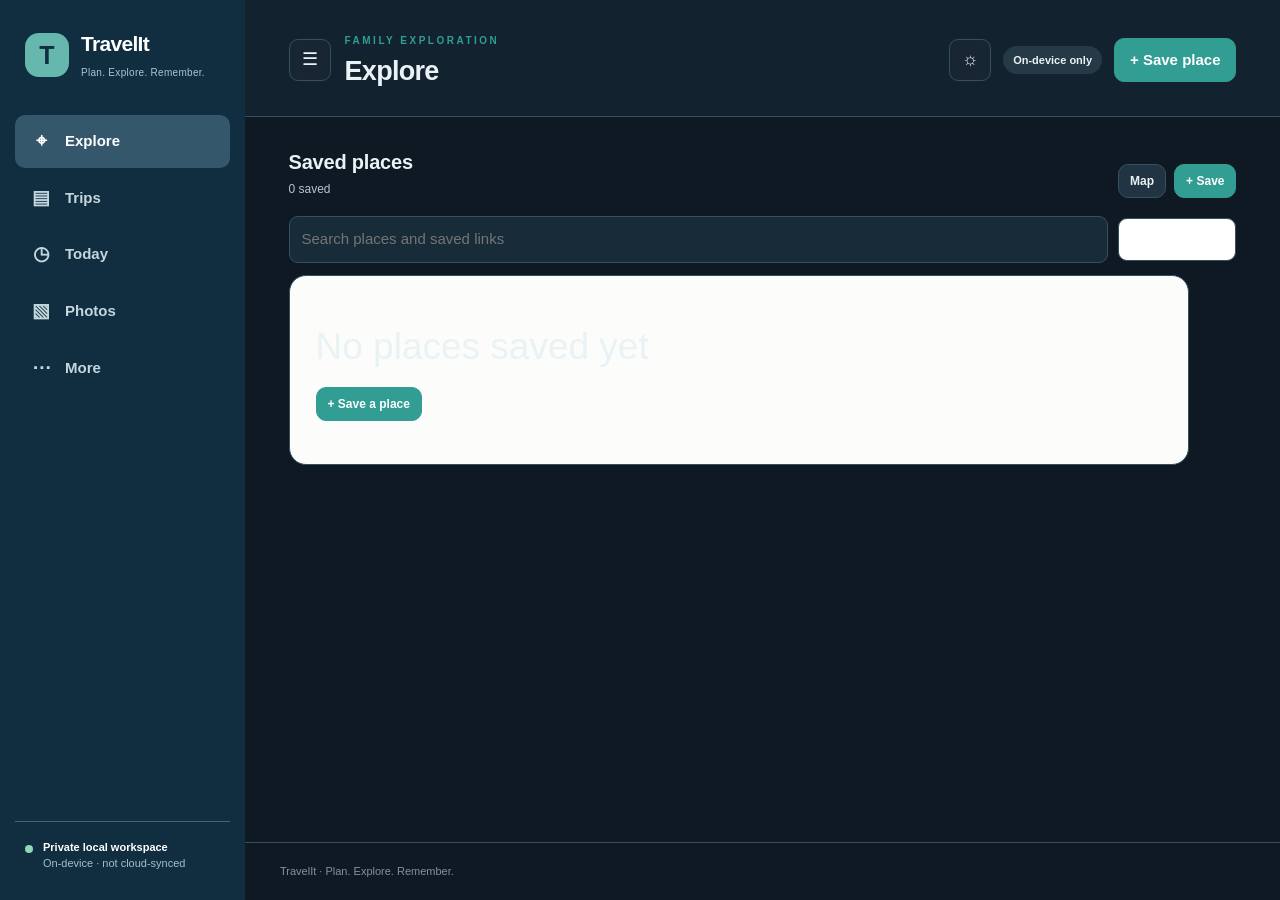
<file: index.html>
<!doctype html><html lang="en"><head><meta charset="utf-8"><meta name="viewport" content="width=device-width, initial-scale=1,viewport-fit=cover"><meta name="theme-color" content="#133148"><meta name="description" content="TravelIt — local-first family travel planning foundation"><link rel="manifest" href="manifest.webmanifest"><link rel="icon" href="icons/icon.svg" type="image/svg+xml"><script>(function(){var t='dark';try{var p=JSON.parse(localStorage.getItem('travelit_ui_preferences_v1')||'null');if(p&&(p.theme==='dark'||p.theme==='light'))t=p.theme;}catch(e){}document.documentElement.dataset.theme=t;document.documentElement.style.colorScheme=t;})();</script><link rel="stylesheet" href="css/style.css?v=rc2-dark-workspace"><title>TravelIt — Your journeys</title></head>
<body><div id="app" class="app-shell"><aside class="sidebar" id="travel-sidebar"><div class="brand"><div class="brand-symbol">T</div><div><strong>TravelIt</strong><span>Plan. Explore. Remember.</span></div></div><nav id="side-nav" aria-label="Main navigation"></nav><div class="side-foot"><span class="status-led"></span><div><strong>Private local workspace</strong><small>On-device · not cloud-synced</small></div></div></aside><button type="button" id="sidebar-scrim" class="sidebar-scrim" aria-label="Close navigation"></button><div class="app-main"><header class="topbar"><div class="topbar-title"><button id="sidebar-toggle" class="icon-button" type="button" aria-controls="travel-sidebar" aria-label="Toggle navigation" title="Toggle navigation">☰</button><div><span class="eyebrow">FAMILY EXPLORATION</span><h1 id="page-heading">Explore</h1></div></div><div class="top-actions"><button id="theme-toggle" class="icon-button" type="button" aria-label="Switch appearance" title="Switch appearance">☼</button><button class="button button-today" id="today-shortcut" type="button" aria-label="Open today’s travel schedule">◷ Today</button><span id="connection-pill" class="conn-pill" role="status">Checking…</span><button class="button button-primary" id="quick-save">+ Save place</button></div></header><main id="main" tabindex="-1"></main><footer class="app-footer">TravelIt · Plan. Explore. Remember.</footer></div><nav class="mobile-nav" id="mobile-nav" aria-label="Mobile navigation"></nav></div><div id="modal-backdrop" class="modal-backdrop hidden" role="presentation"><section class="modal" role="dialog" aria-modal="true" aria-labelledby="modal-title"><div class="modal-head"><h2 id="modal-title"></h2><button id="modal-close" class="icon-button" aria-label="Close dialog">✕</button></div><div id="modal-body"></div></section></div><div id="toast" class="toast hidden" role="status" aria-live="polite"></div><script type="module" src="js/app.js?v=rc2-dark-workspace"></script></body></html>
</file>
<file: css/style.css>
:root{--navy:#133148;--navy-2:#1e4258;--teal:#267e78;--mint:#def4ee;--gold:#b17a38;--paper:#f4f7f8;--card:#fff;--line:#dce4e7;--text:#183144;--muted:#667b88;--red:#a33432;--shadow:0 8px 25px rgba(18,45,61,.05);font:15px/1.52 -apple-system,BlinkMacSystemFont,"Segoe UI",Arial,sans-serif;color:var(--text)}*{box-sizing:border-box}body{margin:0;background:var(--paper)}button,input,textarea,select{font:inherit}button{cursor:pointer}button:focus-visible,input:focus-visible,select:focus-visible,textarea:focus-visible,a:focus-visible{outline:3px solid #6bb6aa;outline-offset:2px}a{color:#166e76;text-decoration:none}a:hover{text-decoration:underline}h1,h2,h3,p{margin:0}h1{font-size:27px;letter-spacing:-.7px}h2{font-size:21px;letter-spacing:-.4px}h3{font-size:16px}small{color:var(--muted)}.app-shell{display:flex;min-height:100vh}.sidebar{width:245px;position:fixed;inset:0 auto 0 0;background:var(--navy);color:#fff;display:flex;flex-direction:column;padding:28px 15px;z-index:3}.brand{display:flex;align-items:center;gap:12px;padding:0 10px 32px}.brand-symbol{background:#66b8ae;color:var(--navy);font-weight:900;font-size:25px;width:44px;height:44px;border-radius:14px;display:grid;place-items:center}.brand strong{font-size:21px;letter-spacing:-.7px;display:block}.brand span{color:#a7c7d0;font-size:10px;letter-spacing:.3px}.sidebar nav{display:grid;gap:4px}.navitem{display:flex;align-items:center;gap:13px;width:100%;padding:12px 15px;border:0;border-radius:10px;background:none;color:#c5d7de;text-align:left;font-weight:600}.navitem.active{background:#34576b;color:#fff}.navitem:hover{background:#2b4a5d;color:#fff}.navicon{display:inline-grid;place-items:center;font-size:19px;width:22px}.side-foot{margin-top:auto;display:flex;gap:10px;padding:17px 10px 0;border-top:1px solid #476476;align-items:flex-start}.side-foot strong,.side-foot small{display:block;font-size:11px}.side-foot small{color:#a4bfc9}.status-led{width:8px;height:8px;background:#92d6b3;border-radius:50%;margin-top:6px;flex-shrink:0}.app-main{margin-left:245px;min-width:0;width:calc(100% - 245px);display:flex;flex-direction:column}.topbar{padding:28px clamp(16px,3.4vw,48px) 24px;display:flex;align-items:center;justify-content:space-between;gap:18px;background:rgba(255,255,255,.72);border-bottom:1px solid var(--line)}.eyebrow{font-size:10px;letter-spacing:2.5px;color:var(--teal);font-weight:800}.top-actions{display:flex;gap:12px;align-items:center}.conn-pill,.pill{border-radius:22px;background:#e7edee;padding:6px 10px;color:#54717b;font-size:11px;font-weight:700;white-space:nowrap}.conn-pill.offline{background:#fbead7;color:#915c1e}.button{border:1px solid var(--line);background:#fff;color:var(--text);border-radius:10px;padding:10px 15px;font-weight:650;min-height:42px}.button:hover{background:#f2f6f6}.button-primary{color:#fff;background:var(--teal);border-color:var(--teal)}.button-primary:hover{background:#1e6864}.button-danger{color:var(--red);border-color:#f0d1d0}.button-small{padding:6px 11px;min-height:34px;font-size:12px}.button-ghost{background:transparent;border-color:transparent}.icon-button{background:none;border:none;font-size:18px;border-radius:8px;width:38px;height:38px}.app-footer{padding:20px 35px;color:#82939d;font-size:11px;border-top:1px solid var(--line)}main{padding:30px clamp(16px,3.4vw,48px) 56px;flex:1;max-width:1500px;width:100%;margin:auto}.section-head{display:flex;align-items:flex-end;justify-content:space-between;gap:15px;margin-bottom:20px}.section-head p,.subtext{color:var(--muted);font-size:13px;margin-top:4px}.cards{display:grid;grid-template-columns:repeat(auto-fill,minmax(250px,1fr));gap:16px}.card{border:1px solid var(--line);border-radius:16px;background:var(--card);box-shadow:var(--shadow);padding:20px;min-width:0}.card.interactive{cursor:pointer}.card.interactive:hover{border-color:#8cc4bd}.card-heading{font-weight:800;font-size:17px;margin-bottom:7px;line-height:1.3}.card-meta{color:var(--muted);font-size:12px}.stack{display:grid;gap:16px}.row{display:flex;align-items:center;gap:10px}.row-between{display:flex;align-items:center;justify-content:space-between;gap:12px}.wrap{flex-wrap:wrap}.grid2{display:grid;grid-template-columns:minmax(0,1fr) minmax(0,1fr);gap:18px}.grid3{display:grid;grid-template-columns:repeat(3,minmax(0,1fr));gap:16px}.hero{background:linear-gradient(115deg,#19394e,#225f63);color:#fff;border-radius:18px;padding:28px;margin-bottom:26px;display:flex;align-items:center;justify-content:space-between;gap:24px;overflow:hidden}.hero h2{font-size:27px;max-width:600px;letter-spacing:-.8px;margin-bottom:8px}.hero p{color:#c8e4e6;max-width:580px}.hero .button{background:#e9f9f6;border-color:#e9f9f6;color:#164c51}.hero-icon{font-size:85px;opacity:.24}.muted{color:var(--muted)}.tiny{font-size:11px}.placeholder{border:1px dashed #b8c8cd;border-radius:14px;min-height:180px;padding:32px;display:flex;flex-direction:column;align-items:center;justify-content:center;text-align:center;gap:10px;background:#fbfcfc}.placeholder b{font-size:17px}.placeholder span{font-size:13px;color:var(--muted);max-width:450px}.field{display:grid;gap:5px;margin-bottom:14px}.field label{font-size:12px;font-weight:750}.field input,.field textarea,.field select,.search-input{border:1px solid #cddade;border-radius:9px;padding:11px 12px;background:#fff;width:100%;color:var(--text);min-height:43px}.field textarea{min-height:85px;resize:vertical}.form-grid{display:grid;grid-template-columns:1fr 1fr;gap:0 16px}.field-help{color:var(--muted);font-size:11px}.field.full{grid-column:1/-1}.modal-backdrop{position:fixed;inset:0;background:#0d2739af;z-index:30;display:flex;align-items:center;justify-content:center;padding:18px}.modal{background:#fff;border-radius:17px;max-width:625px;width:100%;max-height:min(92vh,850px);overflow:auto;padding:22px;box-shadow:0 22px 70px #001b304f}.modal-head{display:flex;justify-content:space-between;align-items:center;margin-bottom:19px}.modal-actions{display:flex;justify-content:flex-end;gap:8px;border-top:1px solid var(--line);padding-top:16px;margin-top:6px}.hidden{display:none!important}.toast{position:fixed;right:25px;bottom:24px;z-index:50;background:#123c49;color:#fff;border-radius:11px;padding:12px 20px;box-shadow:var(--shadow);max-width:380px}.toast.error{background:#8e3030}.tag{display:inline-block;background:#e8f4f2;border-radius:100px;color:#276e6b;padding:5px 9px;font-size:11px;font-weight:700}.tag.yellow{background:#fff2dc;color:#8d651d}.tag.red{background:#fdeceb;color:#9b3232}.action-line{display:flex;gap:8px;flex-wrap:wrap;margin-top:15px}.divider{height:1px;background:var(--line);margin:16px 0}.place-card{position:relative}.place-card .category{display:inline-block;color:var(--teal);font-size:11px;font-weight:800;margin-bottom:8px;text-transform:uppercase;letter-spacing:1px}.place-card p{font-size:13px;color:var(--muted);margin-top:6px;overflow-wrap:anywhere}.place-card .card-actions{margin-top:16px;display:flex;flex-wrap:wrap;gap:7px}.search-row{display:flex;align-items:center;gap:10px;margin-bottom:18px}.search-row select{width:auto;border:1px solid var(--line);border-radius:9px;padding:10px;min-height:43px;background:#fff}.trip-card .dates{font-size:13px;color:var(--teal);font-weight:750}.trip-workspace{margin-top:22px}.view-tabs{display:flex;flex-wrap:wrap;gap:5px;border-bottom:1px solid var(--line);padding-bottom:10px;margin-bottom:20px}.view-tabs button{border:0;background:transparent;color:var(--muted);padding:8px 13px;border-radius:8px;font-weight:750}.view-tabs button.active{background:#e0f0ef;color:#1c7771}.day-group{margin:12px 0 23px}.day-title{font-size:14px;font-weight:800;margin-bottom:11px}.schedule-item{display:flex;gap:14px;padding:13px 0;border-top:1px solid var(--line);align-items:flex-start}.schedule-time{width:64px;flex-shrink:0;color:var(--teal);font-weight:800;font-size:13px;font-variant-numeric:tabular-nums}.schedule-title{font-weight:750}.schedule-desc{font-size:12px;color:var(--muted);margin-top:3px}.schedule-main{flex:1;min-width:0}.check-row{display:flex;gap:12px;align-items:center;padding:12px 0;border-bottom:1px solid var(--line)}.check-row input{width:19px;height:19px;accent-color:var(--teal)}.check-row label{flex:1}.check-row label.done{text-decoration:line-through;color:var(--muted)}.progress{height:9px;background:#e1e9eb;border-radius:99px;overflow:hidden;margin:10px 0}.progress>div{height:100%;background:var(--teal);border-radius:99px}.map-panel{position:relative;border-radius:16px;background:repeating-linear-gradient(0deg,transparent,transparent 43px,#dbe8e9 44px),repeating-linear-gradient(90deg,#eaf2f3,#eaf2f3 43px,#dbe8e9 44px);border:1px solid #d3e3e4;min-height:330px;overflow:hidden}.map-panel svg{display:block;width:100%;height:330px}.map-notice{position:absolute;top:12px;left:12px;right:12px;background:#ffffffee;border:1px solid #cce0e1;border-radius:9px;padding:8px 12px;font-size:11px;color:#5b7480;z-index:1}.map-caption{font-size:12px;color:var(--muted);margin-top:9px}.metric{font-size:26px;line-height:1.2;font-weight:800;color:#174651}.alert{background:#fff5e3;border:1px solid #ebd7aa;border-radius:12px;padding:13px 15px;color:#6e5422;font-size:13px}.alert.red{background:#fff0ef;border-color:#ecc5c5;color:#842f2b}.alert.blue{background:#eaf4f8;border-color:#d4e5ec;color:#315d73}.status-line{display:flex;align-items:center;gap:8px;font-size:12px;color:var(--muted)}.photo-placeholder{min-height:150px;display:grid;place-items:center;font-size:36px;background:linear-gradient(145deg,#c7dfe1,#f4eee2);border-radius:12px}.mobile-nav{display:none}.file-input{width:100%}.errorbox{background:#ffefed;color:#9c3030;border-radius:8px;padding:10px;font-size:12px;margin-top:10px}.chip{padding:6px 10px;border-radius:30px;background:#eaf0f1;color:#46636e;font-size:11px}.url-short{overflow:hidden;white-space:nowrap;text-overflow:ellipsis;max-width:100%;display:block}.nowrap{white-space:nowrap}
@media(max-width:980px){.sidebar{width:200px}.app-main{margin-left:200px;width:calc(100% - 200px)}.grid2{grid-template-columns:1fr}.hero-icon{font-size:55px}}
@media(max-width:720px){.sidebar{display:none}.app-main{margin-left:0;width:100%}.topbar{padding:20px 17px 17px}.topbar h1{font-size:22px}.conn-pill{display:none}main{padding:20px 14px 70px}.app-footer{padding:14px 18px 90px}.mobile-nav{display:flex;position:fixed;bottom:0;left:0;right:0;padding:5px 8px calc(5px + env(safe-area-inset-bottom));background:#fff;border-top:1px solid var(--line);z-index:10;justify-content:space-between}.mobile-nav .navitem{display:grid;gap:2px;justify-items:center;padding:6px 0;border-radius:8px;min-width:18%;font-size:10px;color:#607785;text-align:center}.mobile-nav .navitem.active{background:#e0f1ed;color:#126e6b}.navicon{font-size:20px}.hero{padding:22px;align-items:flex-start}.hero h2{font-size:22px}.hero-icon{display:none}.grid3{grid-template-columns:1fr 1fr}.form-grid{grid-template-columns:1fr}.field.full{grid-column:auto}.search-row{flex-wrap:wrap}.search-row .search-input{flex-basis:100%}.top-actions .button{font-size:12px;padding:8px 10px;min-height:38px}.section-head{align-items:flex-start;flex-wrap:wrap}.modal{padding:18px}.modal-backdrop{padding:9px}.cards{grid-template-columns:1fr}.alert{font-size:12px}}
@media(prefers-reduced-motion:no-preference){.card,.button{transition:border-color .16s,background-color .16s}.toast{animation:slidein .2s ease-out}@keyframes slidein{from{opacity:0;transform:translateY(8px)}to{opacity:1;transform:translateY(0)}}}

/* Batch 06: map annotation and offline-readiness */
.map-toolbar{display:flex;gap:9px;flex-wrap:wrap;margin-bottom:12px}.map-toolbar .button{min-width:116px}
.map-editing{background:#ecf5ff;border:1px solid #afcce6;color:#225172;border-radius:12px;padding:13px 16px;margin-bottom:12px;font-size:13px}
.map-panel #geo-canvas{cursor:crosshair;touch-action:manipulation}.map-panel #geo-canvas .map-place,.map-panel #geo-canvas .map-annotation{cursor:pointer}
.map-panel #geo-canvas .map-label{fill:#183b49;font-size:11px;font-weight:750;paint-order:stroke;stroke:#f7fbfb;stroke-width:3px;stroke-linejoin:round}
.map-panel #geo-canvas .map-annotation-label{fill:#874e23;font-size:11px;font-weight:750;paint-order:stroke;stroke:#f7fbfb;stroke-width:3px;stroke-linejoin:round}
.map-panel #geo-canvas .map-axis{fill:#567e83;font-size:10px}.annotation-list{margin-top:10px}.annotation-row{padding:10px 0;border-top:1px solid var(--line);gap:10px;font-size:13px}
.offline-warnings{font-size:13px;color:var(--muted);padding-left:21px}.offline-warnings li{margin:5px 0}
@media(max-width:720px){.map-panel svg{height:auto;min-height:220px}.map-toolbar .button{flex:1;min-width:43%}.map-notice{font-size:10px}.annotation-row{align-items:flex-start}}

/* Batch 07: template preview and safer recovery status */
.template-preview{background:#f4f8f8;border:1px solid #dde9eb;border-radius:12px;padding:14px 16px;font-size:13px;max-height:290px;overflow:auto}.template-preview ul{margin:10px 0 0;padding-left:22px}.template-preview li{margin:5px 0}.template-preview strong{color:#1b5a55}

/* Batch 08 — imported, explicitly attributed local GeoJSON reference layers. */
.map-pack-meta{background:#f1f7f6;border:1px solid #d7e6e5;padding:11px 13px;border-radius:10px;font-size:12px;margin:6px 0 10px;color:#385d64;line-height:1.5}.map-pack-list{display:flex;flex-wrap:wrap;gap:6px;margin-bottom:10px}.map-pack-list button[aria-pressed="true"]{background:#1e6c6b;color:#fff}.offline-map-data .offline-road{fill:none;stroke:#6e8a90;stroke-width:1.45;stroke-linecap:round;stroke-linejoin:round;vector-effect:non-scaling-stroke}.offline-map-data .offline-water{fill:#a9dce8;stroke:#5aafbf;stroke-width:1.2;fill-opacity:.55}.offline-map-data .offline-park{fill:#d2ebd6;stroke:#95c4a6;stroke-width:1;fill-opacity:.55}.offline-map-data .offline-feature{fill:#e6eeec;stroke:#c4d2d0;stroke-width:1;fill-opacity:.45}.offline-map-data .offline-point{fill:#647e8c;stroke:white;stroke-width:.7}.offline-map-data path{pointer-events:none}.map-toolbar .button{min-width:120px}
/* Batch 10 — travel ideas inbox and connected day/calendar views */
.inbox-stages{display:flex;gap:7px;flex-wrap:wrap;margin:4px 0 16px}
.stage-chip{border:1px solid #ccdedf;border-radius:999px;padding:9px 12px;font-weight:700;background:#fff;color:#476875;cursor:pointer;font-size:12px}
.stage-chip span{display:inline-block;background:#e7eeef;border-radius:99px;padding:2px 6px;margin-left:4px;font-variant-numeric:tabular-nums}
.stage-chip.active{background:#1c7771;border-color:#1c7771;color:#fff}
.stage-chip.active span{background:#d1ebe4;color:#18544f}
.stage-chip:focus-visible,.day-tile:focus-visible,.calendar-day:focus-visible{outline:3px solid #e2ad47;outline-offset:2px}
.day-tools{display:flex;align-items:center;gap:10px;flex-wrap:wrap;margin-bottom:12px}
.day-tools input[type=date]{max-width:170px}
.day-strip{display:flex;overflow-x:auto;gap:7px;padding:2px 2px 12px;scrollbar-width:thin;scroll-snap-type:x mandatory}
.day-tile{min-width:83px;border:1px solid #d7e5e4;background:#f9fdfc;border-radius:12px;padding:8px 7px;display:flex;flex-direction:column;gap:3px;text-align:center;color:#39616a;cursor:pointer;scroll-snap-align:start}
.day-tile strong{font-size:19px;color:#173f49}.day-tile span{font-size:11px}.day-tile small{font-size:10px}
.day-tile.active{background:#d8eeea;border:2px solid #16817c;padding:7px 6px}
.calendar-grid{margin-top:15px;display:grid;grid-template-columns:repeat(7,minmax(0,1fr));gap:5px}
.calendar-weekday{text-align:center;font-size:11px;color:#667a86;font-weight:800;padding:9px 0}
.calendar-day{display:flex;flex-direction:column;gap:5px;align-items:flex-start;justify-content:flex-start;padding:10px;min-height:70px;border:1px solid #d9e5e5;border-radius:10px;background:#f9fcfc;text-align:left;cursor:pointer;color:#294e58}
.calendar-day strong{font-size:15px}.calendar-day span{font-size:10px;color:#527481}
.calendar-day.active{background:#dcf0eb;border:2px solid #188078;padding:9px}
.calendar-day.other-month{cursor:default;color:#b4c1c6;background:#f5f7f7;border-style:dashed}
@media(max-width:720px){.day-tools{gap:6px}.day-tools .button{font-size:11px}.day-tile{min-width:72px}.calendar-grid{gap:3px}.calendar-day{padding:5px;min-height:56px;border-radius:6px}.calendar-day strong{font-size:12px}.calendar-day span{font-size:9px}.calendar-day.active{padding:4px}}

/* Batch 11: accessible touch-sized offline map viewport controls. */
.map-viewport-controls{display:flex;gap:7px;flex-wrap:wrap;margin:6px 0 12px}.map-viewport-controls .button{min-height:42px;min-width:44px;font-weight:750}.map-viewport-controls .button:nth-child(3){min-width:84px}.map-pack-meta{line-height:1.55}.map-viewport-controls :focus-visible{outline:3px solid #238fbd;outline-offset:2px}
@media(max-width:720px){.map-viewport-controls{display:grid;grid-template-columns:repeat(4,minmax(0,1fr))}.map-viewport-controls .button{min-width:0;padding:8px 5px}.map-viewport-controls .button:nth-child(3){min-width:0}}

/* Batch 12 — street hierarchy for small, locally imported OSM XML map references. */
.offline-map-data .offline-road-major{fill:none;stroke:#bc936d;stroke-width:3;stroke-linejoin:round;stroke-linecap:round;vector-effect:non-scaling-stroke}
.offline-map-data .offline-road-secondary{fill:none;stroke:#c7a783;stroke-width:2.35;stroke-linejoin:round;stroke-linecap:round;vector-effect:non-scaling-stroke}
.offline-map-data .offline-road-path{fill:none;stroke:#749d82;stroke-width:1.1;stroke-dasharray:3 3;stroke-linecap:round;vector-effect:non-scaling-stroke}
.offline-map-data .offline-building{fill:#e4e7e4;stroke:#c5d0cf;stroke-width:.6;fill-opacity:.6;vector-effect:non-scaling-stroke}
.offline-street-labels .offline-street-name{fill:#3c555c;font-size:9.5px;font-weight:650;paint-order:stroke;stroke:#fbfdfc;stroke-width:2.5px;stroke-linejoin:round;pointer-events:none}

/* Batch 18: self-service atlas controls and audited export. */
.map-toolbar [data-action="create-region-atlas"]{background:#e3f3ef;border-color:#a9cec4;color:#174f47}
.map-toolbar [data-action="create-region-atlas"]:focus-visible{outline:3px solid #238fbd;outline-offset:2px}
@media(max-width:720px){.map-toolbar [data-action="create-region-atlas"]{min-width:100%}}

/* Batch 27 — compact mobile Today access and explicit pre-departure review. */
.button-today{border:1px solid #9ed4c8;background:#e5f4f0;color:#155b56;font-weight:750;white-space:nowrap}
.preparation{border:1px solid #d8e5e5;background:#fff;border-radius:15px;margin-top:16px;padding:18px}
.preparation h3{margin:0 0 5px;color:#173f49}.preparation-items{margin-top:12px}
.readiness-counts{display:flex;gap:8px;flex-wrap:wrap;margin-top:14px}.readiness-counts span{border:1px solid #dce6e7;border-radius:9px;padding:8px 11px;font-size:12px;background:#f7fafa}.readiness-counts strong{font-size:16px;margin-right:3px}
.preparation-item{display:flex;gap:10px;align-items:flex-start;border-top:1px solid #e8eeee;padding:12px 0}.prep-indicator{border:1px solid #cbdadd;border-radius:50%;width:25px;height:25px;flex:none;display:grid;place-items:center;font-size:14px;font-weight:800;color:#55717d}.prep-ok{background:#e5f4ec;color:#186c4d}.prep-attention{background:#fff1dd;color:#785517}.prep-unverified{background:#f0f3f6;color:#526574}.prep-body{flex:1;min-width:0}.prep-body strong{color:#193c49;font-size:14px}.prep-body .subtext{margin-top:4px}
.preparation .button{white-space:nowrap}
@media(max-width:720px){.button-today{min-height:44px;padding:9px 11px;font-size:13px}.top-actions{gap:6px}.top-actions #quick-save{padding:9px 8px}.preparation{padding:13px}.preparation-item{gap:8px}.preparation .button-small{min-height:40px}}

/* Batch 28 — one-tap next stops, read-only route actions; no arrival/GPS inference. */
.road-quick{padding:18px}.road-quick h3{margin:0}.road-stop{display:flex;gap:12px;padding:13px 0;border-top:1px solid var(--line)}
.road-stop:first-of-type{margin-top:12px}.road-stop-number{display:grid;place-items:center;width:30px;height:30px;flex:none;border-radius:50%;background:#deeeeb;color:#1b6864;font-weight:800}
.road-stop-content{flex:1;min-width:0}.road-stop-title{font-size:15px;font-weight:800;overflow-wrap:anywhere}.road-stop-actions{display:flex;gap:8px;flex-wrap:wrap;margin:9px 0}
.road-stop-actions .button{min-height:44px;display:inline-flex;align-items:center}
@media(max-width:720px){.road-quick{padding:13px}.road-stop-actions .button{flex:1;justify-content:center}.road-stop-content .subtext{overflow-wrap:anywhere}}

/* Consumer UX B1 – simpler navigation, tabular packing and quiet advanced settings */
.packing-sheet h3{margin:0 0 6px}.packing-add-title{margin:22px 0 11px!important}
.sheet-scroll{max-width:100%;overflow-x:auto;-webkit-overflow-scrolling:touch}
.packing-table{border-collapse:collapse;width:100%;min-width:530px;font-size:13px;margin-top:8px}
.packing-table th{text-align:left;font-size:11px;letter-spacing:.025em;color:var(--muted);border-bottom:1px solid var(--line);padding:10px 8px}
.packing-table td{border-bottom:1px solid var(--line);padding:9px 8px;vertical-align:middle}
.packing-table td:first-child,.packing-table th:first-child{padding-left:0}
.packing-table td input[type=checkbox]{width:23px;height:23px;accent-color:#1c7771}
.packing-table input:not([type=checkbox]),.packing-table select{max-width:100%;min-width:65px;width:100%;padding:9px 7px;min-height:40px;border:1px solid #c6d9db;border-radius:9px;background:white;font:inherit}
.packing-entry td:first-child{min-width:165px}.packing-entry td:nth-child(2){width:65px}.packing-entry td:nth-child(3){min-width:125px}.packing-entry td:nth-child(4){min-width:115px}
.table-actions{white-space:nowrap}.table-actions .button{padding:7px;min-width:34px}
.advanced-diagnostics{margin:18px 0;border:1px solid var(--line);border-radius:13px;padding:13px 17px;background:#fff}
.advanced-diagnostics>summary{cursor:pointer;font-size:14px;font-weight:650;color:var(--muted);padding:8px 0}
.advanced-diagnostics>.grid2{margin-top:12px}.quiet-info{margin-top:14px;font-size:12px;color:var(--muted)}.quiet-info summary{cursor:pointer}
.photo-editorial{border-radius:23px;padding:32px 29px;background:linear-gradient(125deg,#193b51,#287c75);color:#fff;margin:10px 0 20px}
.photo-editorial .eyebrow{color:#ade6d8}.photo-editorial h2{font-size:clamp(26px,5vw,38px);margin:14px 0 9px}.photo-editorial p{color:#d2e7e7;max-width:540px}
.photo-empty{margin-bottom:20px}
#today-shortcut[hidden]{display:none!important}
@media(max-width:720px){.packing-sheet{padding:14px}.photo-editorial{padding:25px 21px}.app-footer{display:none}.hero{padding:19px}.hero h2{font-size:23px}}

/* iPhone PWA: top safe-area paint prevents scrolling text under the system clock. */
@media(max-width:720px){body::before{content:"";position:fixed;top:0;left:0;right:0;height:env(safe-area-inset-top,0px);background:var(--paper);pointer-events:none;z-index:20}}

/* B2: editorial travel journal, compact daily scheduling and locally backed-up covers */
.journal-intro{display:flex;align-items:stretch;gap:24px;background:#fdfdfb;border-radius:20px;min-height:205px;padding:29px 32px;margin-bottom:31px;border:1px solid #e8ebeb;overflow:hidden}
.journal-intro>div:first-child{flex:1;display:flex;flex-direction:column;align-items:flex-start;justify-content:center;min-width:0}
.journal-intro h2{font-family:Georgia,"Times New Roman",serif;font-weight:500;font-size:clamp(31px,4.9vw,53px);line-height:1.1;letter-spacing:-1.1px;margin:9px 0 12px}
.journal-intro p{color:#60737b;font-size:15px;max-width:480px;line-height:1.55}
.journal-intro .eyebrow{letter-spacing:2.3px;color:#2e8177}
.journal-intro .editorial-actions{display:flex;gap:9px;margin-top:19px;flex-wrap:wrap}
.journal-intro-cover{flex:0 0 35%;max-width:350px;border-radius:13px;overflow:hidden;background:#d4e6e2;position:relative;min-height:180px}
.journal-intro-cover img{width:100%;height:100%;object-fit:cover;position:absolute;inset:0}
.journal-heading{display:flex;justify-content:space-between;align-items:end;margin:12px 0 15px}
.journal-heading h2{font-family:Georgia,"Times New Roman",serif;font-size:clamp(26px,4vw,35px);font-weight:500;letter-spacing:-.5px;margin:4px 0 3px}
.journal-heading p{font-size:13px;color:var(--muted)}
.story-grid{display:grid;grid-template-columns:repeat(auto-fill,minmax(min(100%,260px),1fr));gap:20px;margin:8px 0 26px}
.story-card{border:1px solid #e5e9e7;background:#fff;border-radius:15px;overflow:hidden;box-shadow:0 5px 19px #16404a0a;min-width:0;padding-bottom:17px}
.story-cover{height:203px;overflow:hidden;position:relative;background:linear-gradient(145deg,#1b5b64 3%,#9abeb3 64%,#f4dabe 110%)}
.story-cover img{width:100%;height:100%;object-fit:cover;display:block}
.cover-category{color:#fff9e5;font-family:Georgia,"Times New Roman",serif;font-size:28px;position:absolute;left:20px;bottom:22px;text-shadow:0 2px 10px #17384170;text-transform:capitalize}
.cover-mark{font-size:38px;opacity:.5;position:absolute;top:17px;right:19px;color:#fff}
.story-meta{display:flex;justify-content:space-between;gap:10px;font-size:10px;letter-spacing:1.2px;text-transform:uppercase;font-weight:800;color:#3d857e;margin:17px 18px 8px}
.story-card h3{font-family:Georgia,"Times New Roman",serif;font-size:24px;font-weight:500;line-height:1.2;margin:0 18px 10px;color:#1b3442}
.story-card p{color:#6b8088;line-height:1.55;font-size:13px;margin:0 18px 13px;max-height:4.6em;overflow:hidden}
.story-actions{display:flex;gap:8px;flex-wrap:wrap;margin:15px 18px 0}
.story-actions .button{min-height:36px;padding:7px 11px;font-size:12px}
.quiet-empty{display:flex;flex-direction:column;align-items:flex-start;gap:8px;border-top:1px solid var(--line);padding:24px 5px 36px;max-width:600px}
.quiet-empty strong{font-family:Georgia,"Times New Roman",serif;font-size:25px;font-weight:500}
.quiet-empty p{font-size:14px;color:var(--muted);margin:0 0 8px}
.cover-editor-preview{max-width:180px;max-height:115px;border-radius:12px;object-fit:cover}
.subtle-details{padding:11px 14px;border:1px solid var(--line);border-radius:12px;margin:5px 0 13px}
.subtle-details summary{cursor:pointer;font-size:13px;font-weight:750;color:#436775}
.subtle-details>.form-grid{margin-top:12px}
.today-intro{margin-bottom:26px}
.next-moment{padding:22px 25px;border-radius:15px;background:#e5f0ee;margin-bottom:23px}
.next-moment h3{font-family:Georgia,"Times New Roman",serif;font-size:25px;font-weight:500;margin:6px 0 7px}
.next-moment p{color:#567178;font-size:13px}
.next-moment .story-actions{margin:12px 0 0}
.editorial-schedule{margin-top:26px}
.editorial-stop{display:grid;grid-template-columns:70px minmax(0,1fr);gap:16px;border-top:1px solid #d9e3e3;padding:17px 3px}
.editorial-stop>span{font-weight:800;font-size:13px;color:#257e77;font-variant-numeric:tabular-nums}
.editorial-stop strong{font-size:16px;color:#1f3c46}
.editorial-stop p{font-size:12px;color:var(--muted);margin-top:4px}
.itinerary-editor{border:1px solid #e0e7e6;border-radius:17px;background:#fff;padding:17px;margin-top:17px}
.itinerary-editor h3{font-size:18px}
.itinerary-editor .action-line{margin:0}
.itinerary-table{width:100%;min-width:760px;border-collapse:collapse;font-size:13px;margin:12px 0}
.itinerary-table th{font-size:11px;text-transform:uppercase;letter-spacing:.35px;color:#6a8088;text-align:left;padding:10px 7px;border-bottom:1px solid #dce5e5}
.itinerary-table td{padding:9px 6px;border-bottom:1px solid #edf1f1}
.itinerary-table td:nth-child(1){min-width:90px;width:100px}
.itinerary-table td:nth-child(2){min-width:200px}
.itinerary-table td:nth-child(3){min-width:75px;width:80px}
.itinerary-table td:nth-child(4){min-width:120px}
.itinerary-table td:nth-child(5){min-width:140px}
.itinerary-table input:not([type=checkbox]),.itinerary-table select{width:100%;font:inherit;padding:9px 7px;min-height:39px;border-radius:8px;border:1px solid #cfdddc;background:#fff;color:var(--text)}
.itinerary-table input[type=checkbox]{width:21px;height:21px;accent-color:var(--teal)}
.itinerary-editor>.editorial-actions{margin-top:13px;display:flex;gap:8px}
.photo-story-grid{display:grid;grid-template-columns:repeat(auto-fill,minmax(160px,1fr));gap:13px}
.photo-story{border:0;border-radius:12px;overflow:hidden;position:relative;padding:0;height:215px;display:block;background:#dfeded;text-align:left}
.photo-story img{width:100%;height:100%;object-fit:cover;display:block}
.photo-story span{position:absolute;bottom:0;left:0;right:0;background:linear-gradient(transparent,#071e2cc9);color:#fff;font-size:13px;font-weight:700;padding:30px 12px 12px}
@media(max-width:720px){
 main{padding-top:21px}
 .journal-intro{padding:25px 22px;min-height:175px;margin-bottom:28px;gap:14px}
 .journal-intro h2{font-size:35px}
 .journal-intro p{font-size:14px}
 .journal-intro.has-cover{flex-direction:column-reverse}
 .journal-intro.has-cover .journal-intro-cover{flex:none;max-width:none;width:100%;height:190px}
 .story-grid{grid-template-columns:repeat(2,minmax(0,1fr));gap:11px}
 .story-cover{height:145px}
 .story-card h3{font-size:19px;margin:0 11px 8px}
 .story-meta{margin:12px 11px 7px;font-size:9px}
 .story-actions{margin:11px 11px 0;gap:5px}
 .story-actions .button{font-size:11px;min-height:34px;padding:6px 8px}
 .story-card p{font-size:12px;margin:0 11px 10px}
 .cover-category{font-size:23px;left:12px;bottom:14px}
 .itinerary-editor{padding:12px}
 .itinerary-editor .row-between{align-items:start}
 .itinerary-table{min-width:740px}
 .itinerary-table td:nth-child(2){position:sticky;left:90px;z-index:1;background:#fff}
 .itinerary-table th:nth-child(2){position:sticky;left:90px;z-index:2;background:#fff}
 .itinerary-table td:first-child,.itinerary-table th:first-child{position:sticky;left:0;z-index:2;background:#fff}
 .itinerary-table th:first-child{z-index:3}
 .photo-story-grid{grid-template-columns:repeat(2,minmax(0,1fr))}
 .topbar #today-shortcut{display:none}
}
/* Standalone inset now follows the OS safe-area, rather than obscuring the header. */

/* B3 — consumer-first mobile layout: keep controls visible, collapse filler, preserve SIMA palette. */
.app-main,main,.topbar,.top-actions,.essential-library,.library-toolbar{min-width:0}
.library-toolbar{display:flex;justify-content:space-between;align-items:center;gap:10px;flex-wrap:wrap;margin:0 0 16px}
.library-toolbar h2{font-family:inherit;font-size:20px;letter-spacing:-.2px;font-weight:700}
.count-label{font-size:12px;color:var(--muted)}
.compact-search{margin-bottom:12px}
.compact-stage{margin:0 0 15px;gap:6px}
.compact-stage .stage-chip{font-size:11px;padding:7px 9px}
.story-grid{margin-top:12px}
.story-card h3,.quiet-empty strong{font-family:inherit;font-weight:700}
.empty-essentials{display:flex;flex-direction:column;align-items:flex-start;gap:12px;padding:24px 3px;min-height:0}
.empty-essentials strong{font-size:19px;font-weight:750}
.empty-essentials span{font-size:13px;color:var(--muted)}
.essential-library{display:grid;gap:0;background:var(--card);border:1px solid var(--line);border-radius:15px;padding:8px 16px}
.essential-row{display:flex;justify-content:space-between;align-items:center;gap:10px;padding:15px 0;border-bottom:1px solid var(--line)}
.essential-row:last-child{border-bottom:0}.essential-row h3{font-size:16px}.essential-row .action-line{display:flex;gap:6px;flex-wrap:wrap;justify-content:flex-end}
.vehicle-inline-list{display:grid;gap:7px;padding:8px 0 14px}.vehicle-inline-list .row-between{padding:6px 0}
.advanced-diagnostics{margin-top:14px}.advanced-diagnostics>summary{font-size:12px}
.photo-story-grid{margin-top:10px}
@media (max-width:720px){
 html,body,#app{max-width:100%;overflow-x:clip}
 .app-shell,.app-main,main{max-width:100%;min-width:0}
 .topbar{padding:9px 14px 10px;min-height:56px;gap:8px;align-items:center}
 .topbar .eyebrow{display:none}
 .topbar h1{font-size:22px;line-height:1.2}
 .top-actions{flex:0 0 auto;max-width:48%}
 .top-actions #today-shortcut{display:none!important}
 .top-actions #quick-save{padding:8px 11px;min-height:36px;font-size:12px;white-space:nowrap}
 .top-actions #quick-save[hidden]{display:none!important}
 main{padding:14px 14px calc(100px + env(safe-area-inset-bottom,0px));margin:0 auto}
 .journal-intro,.journal-heading h2{font-family:inherit}
 .journal-intro h2,.story-card h3,.journal-heading h2,.quiet-empty strong,.next-moment h3{font-family:inherit}
 .story-grid{grid-template-columns:minmax(0,1fr);gap:12px}
 .story-cover{height:172px}
 .story-card{padding-bottom:12px}
 .story-card h3{font-size:18px}
 .story-actions .button{min-height:38px}
 .mobile-nav{max-width:100vw;gap:2px}
 .mobile-nav .navitem{min-width:0;flex:1;overflow:hidden}
 .mobile-nav .navitem .navicon{font-size:19px}
 .essential-library{padding:6px 12px}
 .essential-row{align-items:flex-start}
 .essential-row .action-line .button{min-height:36px;padding:7px 10px;font-size:12px}
 /* Do not make the page itself 740px wide: each itinerary row is a usable form card. */
 .itinerary-editor{max-width:100%;overflow:hidden}
 .itinerary-editor>.sheet-scroll{overflow:visible;max-width:100%}
 .itinerary-table{display:block;min-width:0;width:100%;margin:10px 0}
 .itinerary-table thead{display:none}
 .itinerary-table tbody{display:grid;gap:12px}
 .itinerary-table tbody tr{display:grid;grid-template-columns:minmax(0,1fr) minmax(0,1fr);gap:8px 10px;border:1px solid var(--line);border-radius:12px;padding:12px;background:#fff;min-width:0}
 .itinerary-table td,.itinerary-table td:first-child,.itinerary-table td:nth-child(2){position:static;z-index:auto;min-width:0;width:auto;border:0;padding:0;background:transparent}
 .itinerary-table td:nth-child(2){grid-column:1/-1;grid-row:1}
 .itinerary-table td:nth-child(1){grid-column:1;grid-row:2}
 .itinerary-table td:nth-child(3){grid-column:2;grid-row:2}
 .itinerary-table td:nth-child(4){grid-column:1;grid-row:3}
 .itinerary-table td:nth-child(5){grid-column:2;grid-row:3}
 .itinerary-table td:nth-child(6){grid-column:1;grid-row:4}
 .itinerary-table td:nth-child(7){grid-column:2;grid-row:4;display:flex;justify-content:flex-end;align-items:end}
 .itinerary-table td::before{display:block;font-size:10px;font-weight:700;color:var(--muted);margin-bottom:3px}
 .itinerary-table td:nth-child(1)::before{content:'Time'}
 .itinerary-table td:nth-child(2)::before{content:'Activity / stop'}
 .itinerary-table td:nth-child(3)::before{content:'Minutes'}
 .itinerary-table td:nth-child(4)::before{content:'Type'}
 .itinerary-table td:nth-child(5)::before{content:'Place'}
 .itinerary-table td:nth-child(6)::before{content:'Fixed booking'}
 .itinerary-table input:not([type=checkbox]),.itinerary-table select{min-width:0;width:100%;font-size:16px;min-height:43px}
 .itinerary-table input[type=time]{display:block;width:100%;min-width:0}
 .itinerary-table td:nth-child(6) input{margin:8px 0 0}
 .itinerary-table td:nth-child(7)::before{display:none}
 .trip-workspace .view-tabs{max-width:100%;overflow-x:auto;flex-wrap:nowrap;-webkit-overflow-scrolling:touch}
 .trip-workspace .view-tabs button{flex:0 0 auto;white-space:nowrap}
 .day-tools{max-width:100%}
 .day-strip{max-width:100%}
}

/* B3 hide duplicate mobile global Save; Explore already has an inline Save action. */
@media(max-width:720px){.topbar .top-actions #quick-save{display:none!important}}

/* B4: consumer maps, mind-map packing and practical preparation. */
.prepare-panel{margin-top:14px}
.prepare-list{display:grid;gap:0}
.prepare-row{display:flex;align-items:center;gap:12px;padding:13px 0;border-bottom:1px solid var(--line)}
.prepare-row:last-child{border:0}
.prepare-copy{flex:1;display:grid;gap:2px;min-width:0}
.prepare-copy small{font-size:12px;color:var(--muted)}
.prepare-state{display:inline-flex;justify-content:center;align-items:center;width:28px;height:28px;border-radius:50%;background:var(--mint);color:var(--teal);font-weight:800}
.packing-map{display:grid;gap:20px}
.packing-map-center{text-align:center;display:grid;gap:2px;margin:0 auto;background:var(--mint);border:2px solid var(--teal);color:var(--navy);padding:14px 22px;border-radius:40px;max-width:280px}
.packing-map-center span{font-size:12px;color:var(--muted)}
.packing-map-nodes{display:grid;grid-template-columns:repeat(2,minmax(0,1fr));gap:14px;position:relative}
.packing-map-node{display:grid;gap:5px;padding:13px;background:var(--paper);border:1px solid var(--line);border-left:3px solid var(--teal);border-radius:13px;min-width:0}
.packing-map-node strong{font-size:14px}
.packing-map-node small{font-size:11px}
.packing-map-node textarea{resize:vertical;min-height:86px;max-width:100%;border:1px solid var(--line);background:#fff;border-radius:8px;padding:10px;font-size:15px}
.map-consumer{display:grid;gap:12px}
.map-online-frame{width:100%;height:clamp(300px,54vh,550px);border-radius:13px;overflow:hidden;border:1px solid var(--line);background:#edf1f3}
.map-online-frame iframe{display:block;width:100%;height:100%;border:0}
.map-pin-list{display:grid;gap:0}
.map-pin-list .prepare-row{flex-wrap:wrap}
.map-pin-list a{font-size:12px;font-weight:700}
.map-advanced{margin:18px 0}
.map-advanced>summary{cursor:pointer;color:var(--muted);font-size:13px}
@media(max-width:600px){.packing-map-nodes{grid-template-columns:1fr}.packing-map-center{width:100%}.map-online-frame{height:48vh;min-height:280px}}

/* M1: actual multipin map; editor/advanced map tooling stays collapsed. */
.travelit-map-layout{display:grid;grid-template-columns:minmax(0,1.9fr) minmax(270px,1fr);align-items:start;gap:16px}
.travelit-map-primary,.travelit-map-places{min-width:0}
.travelit-map-head{display:flex;justify-content:space-between;align-items:center;flex-wrap:wrap;gap:12px;margin-bottom:12px}
.travelit-map-canvas{width:100%;height:min(69vh,680px);min-height:410px;overflow:hidden;isolation:isolate;background:#e9f0ee;border-radius:12px;border:1px solid var(--line)}
.travelit-map-canvas iframe{border:0;display:block;width:100%;height:100%}
.travelit-map-canvas .maplibregl-control-container{font-size:12px}
.travelit-map-canvas .maplibregl-ctrl-attrib{max-width:100%;font-size:10px}
.travelit-map-pin{display:flex;justify-content:center;align-items:center;width:34px;height:34px;border:3px solid #fff;box-shadow:0 2px 9px rgba(17,45,64,.35);background:var(--teal);color:#fff;font-weight:800;font-size:15px;border-radius:50%;transform:none}
.travelit-map-pin::first-letter{transform:rotate(45deg)}
.travelit-map-place-list{display:grid;gap:0;max-height:70vh;overflow:auto}
.travelit-map-place{padding:12px 0;border-top:1px solid var(--line)}
.travelit-map-place:first-child{border-top:0}
.travelit-map-place-title{display:flex;align-items:center;gap:8px}
.travelit-map-order{display:inline-flex;align-items:center;justify-content:center;min-width:22px;height:22px;background:var(--mint);color:var(--teal);border-radius:50%;font-size:12px;font-weight:800}
.travelit-map-place .action-line{gap:6px;margin-top:8px;flex-wrap:wrap}
.travelit-map-place a{font-size:12px;font-weight:600}
.travelit-map-place .button{font-size:12px;padding:7px 11px}
#live-map-status{min-height:0;margin-top:8px}
@media(max-width:920px){.travelit-map-layout{grid-template-columns:1fr}.travelit-map-place-list{max-height:none}}
@media(max-width:720px){.travelit-map-canvas{height:52vh;min-height:310px}.travelit-map-layout{gap:12px}.travelit-map-primary{padding:14px}.travelit-map-places{padding:14px}.travelit-map-head h2{font-size:19px}.travelit-map-head .action-line{margin:0}}

/* N1: quiet travel notes with backup-complete local content */
.notes-library{display:grid;gap:8px;margin:9px 0}
.note-list-item{display:flex;align-items:center;justify-content:space-between;gap:16px;padding:12px 14px;border:1px solid var(--line);border-radius:12px;background:var(--paper)}
.note-list-item>div:first-child{display:grid;gap:4px;min-width:0;flex:1}
.note-list-item strong{font-size:15px;color:var(--navy)}
.note-snippet{font-size:13px;color:var(--muted);overflow:hidden;text-overflow:ellipsis;white-space:nowrap}
.travel-note-editor{display:grid;gap:10px}
.travel-note-editor .field{margin-bottom:0}
.note-edit-tools{display:flex;gap:6px;flex-wrap:wrap}
.travel-note-editor>textarea{width:100%;min-height:270px;padding:15px;border:1px solid var(--line);border-radius:11px;background:#fff;color:var(--navy);font:inherit;font-size:15px;line-height:1.6;resize:vertical;box-sizing:border-box}
.note-save-status{font-size:12px;color:var(--muted)}
.note-preview{padding:12px 16px;background:var(--paper);border:1px solid var(--line);border-radius:12px;font-size:14px;line-height:1.6}
.note-preview h1,.note-preview h2,.note-preview h3{margin:12px 0 5px}
.note-preview p{margin:5px 0}
.note-preview ul{padding-left:24px}
.note-preview code{font:0.9em ui-monospace,SFMono-Regular,monospace;background:#ecf1f1;border-radius:4px;padding:1px 4px}
/* Timeline and table remain two views of the same local stop records. */
.timeline-view-switch{display:flex;gap:8px;flex-wrap:wrap;align-items:center;margin:14px 0 10px}
.timeline-view-switch .active{background:var(--mint);border-color:var(--teal);color:var(--teal)}
.travel-timeline{background:var(--paper);border:1px solid var(--line);border-radius:15px;padding:15px;min-width:0}
.travel-timeline-intro{display:flex;align-items:center;justify-content:space-between;flex-wrap:wrap;gap:10px;margin-bottom:14px}
.travel-timeline-scroll{overflow-x:auto;overscroll-behavior-x:contain}
.travel-timeline-sheet{min-width:660px}
.timeline-header,.travel-timeline-row{display:grid;grid-template-columns:175px minmax(0,1fr) 110px;align-items:center;gap:8px}
.timeline-header{min-height:34px;color:var(--muted);font-weight:700;font-size:12px}
.timeline-axis{height:28px;position:relative;border-bottom:1px solid var(--line)}
.timeline-tick{position:absolute;bottom:3px;transform:translateX(-50%);font-size:10px;white-space:nowrap}
.travel-timeline-row{padding:7px 0;border-bottom:1px solid var(--line);min-height:46px}
.timeline-label{display:grid;gap:3px}
.timeline-label strong{font-size:12px;overflow:hidden;text-overflow:ellipsis;white-space:nowrap}
.timeline-label span{font-size:11px;color:var(--muted)}
.timeline-track{height:32px;border-radius:6px;position:relative;background:repeating-linear-gradient(to right,rgba(27,72,95,.08) 0,rgba(27,72,95,.08) 1px,transparent 1px,transparent 10%);background-color:#f3f7f7}
.timeline-bar{position:absolute;top:3px;height:26px;display:block;overflow:hidden;text-overflow:ellipsis;white-space:nowrap;text-align:left;border:0;border-radius:5px;background:var(--teal);color:white;padding:4px 7px;font-size:11px;font-weight:700;cursor:grab;touch-action:pan-y}
.timeline-bar.fixed{background:var(--navy);cursor:default}
.timeline-bar.kind-travel{background:#4b85a1}
.timeline-bar.kind-meal{background:#b98351}
.timeline-bar.kind-hotel{background:#7b78ad}
.timeline-steps{display:flex;gap:3px;justify-content:flex-end}
.timeline-steps .button{padding:5px 7px;font-size:11px}
.timeline-unscheduled{padding-top:12px;display:flex;gap:7px;flex-wrap:wrap;align-items:center}
.timeline-empty{padding:35px 12px;color:var(--muted);text-align:center}
@media(max-width:720px){
 .travel-note-editor>textarea{min-height:310px}
 .note-list-item{align-items:start;flex-direction:column}
 .travel-timeline{padding:11px}
 .travel-timeline-sheet{min-width:610px}
}

/* D1: linked itinerary preview; inline warning only when something needs attention. */
.schedule-conflicts{display:flex;align-items:center;justify-content:space-between;flex-wrap:wrap;gap:8px;margin:8px 0;padding:10px 13px;background:#f9f4ec;border:1px solid #e6d5b5;border-radius:10px;color:#5f4b2b;font-size:13px}
.schedule-preview-intro{margin:2px 0 14px}
.schedule-preview-intro strong{font-size:16px}
.schedule-preview-intro p{margin:5px 0;font-size:13px;color:var(--muted)}
.reflow-preview-list{display:grid;gap:0;max-height:48vh;overflow-y:auto}
.reflow-preview-row{display:grid;gap:5px;padding:12px 0;border-bottom:1px solid var(--line)}
.reflow-preview-row:last-child{border:0}
.reflow-preview-row strong{font-size:14px}
.reflow-preview-row span{font-size:13px;color:var(--muted)}
@media(min-width:650px){.reflow-preview-row{grid-template-columns:minmax(0,1fr) minmax(230px,1.3fr);align-items:center}}

/* P1: compact, truly editable tree rather than a series of textareas. */
.modal:has(.packing-map){max-width:1080px;width:min(1080px,calc(100vw - 24px));}
.packing-map{display:grid;gap:0;position:relative}
.pack-tree-trunk{display:grid;justify-items:center;gap:4px;justify-self:center;text-align:center;border-radius:40px;background:var(--navy);color:#fff;padding:15px 28px;min-width:190px;max-width:90%;box-shadow:0 3px 18px rgba(15,49,70,.11)}
.pack-tree-trunk strong{font-size:17px}
.pack-tree-trunk span{font-size:12px;opacity:.82}
.pack-tree-stage{position:relative;padding-top:38px}
.pack-tree-stage:before{content:'';position:absolute;top:0;left:50%;height:30px;border-left:2px solid #7daead}
.pack-tree-branches{display:grid;grid-template-columns:repeat(2,minmax(0,1fr));gap:16px}
.pack-tree-branch{position:relative;border-radius:14px;border:1px solid var(--line);border-left:4px solid var(--teal);padding:12px;background:#fff;min-width:0;box-shadow:0 1px 7px rgba(15,49,70,.045)}
.pack-tree-branch:before{content:'';position:absolute;top:-15px;left:24px;height:15px;border-left:2px solid #92bab6}
.pack-tree-branch-head{display:flex;align-items:center;gap:7px;margin-bottom:6px}
.pack-tree-name{flex:1;min-width:0;font-size:14px!important;font-weight:750!important;background:transparent!important;border:0!important;border-bottom:1px solid transparent!important;border-radius:0!important;padding:6px 3px!important;color:var(--navy)!important}
.pack-tree-name:focus{border-bottom-color:var(--teal)!important;outline:none!important}
.pack-tree-add,.pack-tree-remove{width:29px;height:29px;border-radius:50%;border:1px solid var(--line);background:#fff;display:inline-flex;justify-content:center;align-items:center;color:var(--teal);font-size:21px;cursor:pointer;flex:none}
.pack-tree-remove{color:var(--muted);font-size:19px}
.pack-tree-items{display:grid;gap:5px;margin-left:10px;border-left:2px solid #b5d6d1;padding-left:13px}
.pack-tree-item{position:relative;display:flex;gap:5px;align-items:center}
.pack-tree-item:before{content:'';position:absolute;left:-13px;top:50%;width:11px;border-top:2px solid #b5d6d1}
.pack-tree-item input{width:100%;min-width:0;min-height:37px;padding:7px 9px;font-size:14px;border:1px solid #dae5e8;border-radius:8px;background:#f8fafb;color:var(--navy)}
.pack-tree-item input:focus{background:#fff;border-color:var(--teal);outline:2px solid #cbe9e1}
.pack-tree-item>.pack-tree-remove{border:0;width:24px;height:26px;background:transparent}
.pack-tree-existing{font-size:11px;color:var(--muted);margin:8px 0 2px 13px}
.pack-tree-bottom{display:flex;justify-content:center;margin-top:14px}
@media(max-width:680px){
 .modal:has(.packing-map){width:calc(100vw - 10px);max-height:calc(100dvh - 18px);padding:14px}
 .pack-tree-branches{grid-template-columns:1fr;gap:12px}
 .pack-tree-stage{padding-top:25px}
 .pack-tree-stage:before{height:23px}
 .pack-tree-branch{margin-left:12px}
 .pack-tree-branch:before{left:-13px;top:24px;height:0;width:11px;border-left:0;border-top:2px solid #92bab6}
 .pack-tree-branch-head{margin-bottom:3px}
 .pack-tree-item input{min-height:40px;font-size:16px}
}

/* G1: travel-journal editorial design; consumer copy stays concise. */
.editorial-explore,.editorial-gallery{display:grid;gap:22px}
.explore-feature{display:grid;grid-template-columns:minmax(0,1.1fr) minmax(0,.9fr);min-height:260px;overflow:hidden;background:#fafbf9;border:1px solid #e2eae6;border-radius:18px}
.explore-feature-copy{display:flex;align-items:flex-start;justify-content:center;flex-direction:column;padding:clamp(22px,3.7vw,50px);gap:12px}
.explore-feature h2,.editorial-gallery-head h2,.editorial-today-empty h2{font-family:inherit;font-weight:400;font-size:clamp(35px,4vw,58px);line-height:1.09;letter-spacing:-.7px;margin:0;color:var(--navy)}
.explore-feature p,.editorial-gallery-head p,.editorial-today-empty p{font-size:14px;line-height:1.7;max-width:42ch;color:var(--muted);margin:0}
.explore-feature .action-line{margin:12px 0 0}
.explore-feature-photo,.explore-feature-art{width:100%;height:100%;min-height:230px;overflow:hidden}
.explore-feature-photo img{width:100%;height:100%;object-fit:cover;display:block}
.explore-feature-art{display:flex;align-items:center;justify-content:center;background:radial-gradient(circle at 30% 30%,#f6dfbb,transparent 52%),linear-gradient(135deg,#2a6870,#a3c5bb 78%,#eef0dc)}
.explore-feature-art span{font-family:inherit;font-size:116px;color:#fff8e9;opacity:.7}
.explore-collection .journal-heading{margin:4px 0 22px}
.editorial-story-grid{gap:17px;grid-template-columns:repeat(auto-fill,minmax(min(100%,235px),1fr));margin-top:18px}
.editorial-story-card{padding:0;border:1px solid #e2e9e8;border-radius:13px;box-shadow:0 4px 13px #16404a08;display:flex;flex-direction:column}
.editorial-story-card .story-cover{height:192px;border:0;padding:0;width:100%;display:block;text-align:left;cursor:pointer}
.editorial-story-card .story-content{padding:15px 16px;display:flex;flex-direction:column;flex:1}
.editorial-story-card .story-content h3{margin:10px 0 6px!important;line-height:1.25}
.editorial-story-card .story-content p{margin:5px 0;font-size:13px;line-height:1.6;display:-webkit-box;-webkit-box-orient:vertical;-webkit-line-clamp:3;overflow:hidden}
.editorial-story-card .story-actions{margin:auto 0 0;padding-top:12px;gap:6px}
.editorial-story-card .story-actions .button{font-size:11px;padding:6px 10px}
.editorial-story-card .story-meta{margin:0}
.editorial-gallery-head{display:grid;align-content:center;justify-items:start;gap:13px;min-height:190px;padding:26px 0 10px}
.editorial-gallery-head .action-line{margin:5px 0 0}
.photo-filters{display:flex;gap:8px;flex-wrap:wrap}
.photo-filter{border:1px solid var(--line);padding:9px 15px;border-radius:30px;background:#fff;color:var(--muted);font-size:13px;font-weight:700;cursor:pointer}
.photo-filter.active{background:var(--teal);color:#fff;border-color:var(--teal)}
.editorial-photo-grid{grid-template-columns:repeat(4,minmax(0,1fr));gap:12px}
.photo-story.editorial-photo{height:auto;aspect-ratio:4/5;border-radius:12px;min-height:150px;cursor:pointer}
.photo-story.editorial-photo.large{grid-column:span 2;grid-row:span 2;aspect-ratio:auto;min-height:335px}
.editorial-photo-grid .photo-caption{display:grid;gap:3px;padding:35px 15px 14px;background:linear-gradient(transparent,#091f2bd9)}
.editorial-photo-grid .photo-caption small{font-weight:500;opacity:.85;font-size:11px}
.editorial-photo-grid .photo-caption strong{font-size:14px}
.editorial-empty{padding:43px 26px;background:#fcfdfa;border:1px solid var(--line);border-radius:17px;max-width:900px;display:grid;gap:12px;justify-items:start}
.editorial-empty h3{font-family:inherit;font-weight:400;font-size:clamp(27px,3vw,37px);margin:0}
.editorial-empty p{color:var(--muted);font-size:14px;max-width:40ch}
.photo-upload-form{display:grid;gap:17px}
.photo-file-drop{display:flex;flex-direction:column;align-items:center;justify-content:center;gap:9px;min-height:140px;background:#f2f8f6;border:1px dashed #8fbbb4;border-radius:13px;padding:18px;text-align:center;cursor:pointer}
.photo-file-drop strong{font-size:18px}
.photo-file-drop span{font-size:12px;color:var(--muted)}
.photo-file-drop input{max-width:100%;font-size:13px}
.photo-edit-cover,.photo-lightbox{display:grid;gap:13px}
.photo-edit-cover img{display:block;max-height:260px;max-width:100%;margin:auto;border-radius:12px}
.photo-lightbox img{display:block;width:100%;max-height:62vh;object-fit:contain;border-radius:10px;background:#f4f8f8}
.photo-lightbox h3{font-family:inherit;font-size:24px;margin:4px 0 0}
.photo-lightbox p{font-size:14px;color:var(--muted)}
.editorial-today-empty{padding:clamp(28px,5vw,65px);min-height:300px;border:1px solid #e1e8e5;border-radius:18px;background:radial-gradient(circle at 95% 30%,#d5e9e2,transparent 40%),#fcfdfb;display:flex;align-items:flex-start;justify-content:center;flex-direction:column;gap:15px}
.editorial-today-empty .action-line{margin:10px 0 0}
.today-foot-actions{margin:24px 0 10px;display:flex;flex-wrap:wrap;gap:9px}
.today-moments{margin-top:25px}
.today-moments-grid{display:grid;grid-template-columns:repeat(4,minmax(0,1fr));gap:12px}
.today-moment{position:relative;overflow:hidden;min-height:145px;border:0;border-radius:12px;padding:0;cursor:pointer}
.today-moment img{width:100%;height:100%;object-fit:cover;position:absolute;inset:0}
.today-moment span{position:absolute;bottom:0;left:0;right:0;text-align:left;padding:24px 10px 10px;background:linear-gradient(transparent,#091f2ba8);color:#fff;font-size:12px;font-weight:700}
@media(max-width:850px){.editorial-photo-grid{grid-template-columns:repeat(3,minmax(0,1fr))}.editorial-photo-grid .editorial-photo.large{grid-column:span 2;grid-row:span 2}}
@media(max-width:600px){
 .explore-feature{grid-template-columns:1fr;min-height:0}
 .explore-feature-copy{padding:24px 21px;gap:10px}
 .explore-feature h2,.editorial-gallery-head h2,.editorial-today-empty h2{font-size:36px}
 .explore-feature-photo,.explore-feature-art{min-height:180px;max-height:210px;grid-row:1}
 .explore-feature-art span{font-size:70px}
 .editorial-story-grid{grid-template-columns:repeat(2,minmax(0,1fr));gap:10px}
 .editorial-story-card .story-cover{height:145px}
 .editorial-story-card .story-content{padding:10px}
 .editorial-story-card .story-content h3{font-size:16px!important}
 .editorial-story-card .story-content p{font-size:12px}
 .editorial-story-card .story-actions .button{font-size:11px}
 .editorial-photo-grid{grid-template-columns:repeat(2,minmax(0,1fr));gap:9px}
 .photo-story.editorial-photo{min-height:130px}
 .photo-story.editorial-photo.large{grid-column:span 2;grid-row:auto;aspect-ratio:16/10;min-height:195px}
 .editorial-gallery-head{min-height:0;padding-top:10px}
 .today-moments-grid{grid-template-columns:repeat(2,minmax(0,1fr))}
 .editorial-today-empty{min-height:250px}
}

/* V1: saved-link cards. Actual JPEG covers override optional online previews. */
.media-cover-frame{position:relative;display:block;width:100%;height:100%;min-height:100%;overflow:hidden;background:linear-gradient(135deg,#234b61 0%,#35776f 56%,#aecbc2 100%)}
.media-cover-frame>img{position:absolute;z-index:1;inset:0;width:100%;height:100%;object-fit:cover;display:block}
.media-cover-frame>img.media-preview-unavailable{display:none!important}
.media-cover-frame .cover-category{position:absolute;z-index:0;left:14px;bottom:17px;right:12px;line-height:1.15;color:#fdfdf9;font-family:inherit;font-size:clamp(16px,2.1vw,27px);text-align:left;text-shadow:0 1px 5px #183e4760}
.media-cover-frame .cover-mark{position:absolute;right:14px;top:14px;font-size:29px;color:#fff;opacity:.8;z-index:0}
.media-cover-frame .media-kind-pill{position:absolute;z-index:2;left:11px;top:11px;font-size:11px;line-height:1;font-weight:750;letter-spacing:.2px;padding:7px 9px;border-radius:20px;background:rgba(14,39,52,.85);color:white}
.story-cover-wrap{position:relative;min-width:0;isolation:isolate}
.story-cover-wrap .story-cover{display:block;width:100%;height:192px}
.story-cover-upload{position:absolute;z-index:3;right:9px;bottom:9px;background:rgba(17,49,64,.92);color:#fff;border:1px solid #ffffff88;border-radius:18px;padding:7px 11px;min-height:32px;display:inline-flex;align-items:center;justify-content:center;cursor:pointer;font-size:11px;font-weight:750;box-shadow:0 2px 9px #11343c50}
.story-cover-upload:focus-within{outline:3px solid #8fd6c7;outline-offset:2px}
.story-cover-upload>input{position:absolute;left:50%;top:50%;width:1px;height:1px;clip-path:inset(50%);overflow:hidden;opacity:0}
.story-cover-wrap .story-cover:hover+.story-cover-upload,.story-cover-upload:hover{background:#123d56}
.media-preview-help:empty{display:none}
.media-preview-help{color:var(--muted);font-size:12px;margin-top:-8px}
@media(max-width:600px){.editorial-story-card .story-cover-wrap .story-cover{height:145px}.story-cover-upload{font-size:11px;padding:6px 9px;min-height:33px;right:6px;bottom:6px}.media-cover-frame .cover-category{font-size:17px}}

/* RC1 safe-area: reserve the iOS system inset within the header itself.
   Existing fixed body::before paint covers only the actual inset while scrolling. */
@media(max-width:720px) and (display-mode:standalone){
 .topbar{padding-top:calc(9px + env(safe-area-inset-top,0px))}
}

/* RC1 mobile timeline clarity; keep transient save confirmations above tabs. */
.timeline-tick:first-child{transform:translateX(0)}
.timeline-tick:last-child{transform:translateX(-100%)}
.timeline-pan-hint{display:none}
@media(max-width:720px){
 .timeline-pan-hint{display:block;margin:0 0 8px;font-size:11px;color:var(--muted)}
 .travel-timeline-scroll{-webkit-overflow-scrolling:touch;scrollbar-width:thin}
 .timeline-empty{padding:28px 14px;line-height:1.5}
 .toast{bottom:calc(84px + env(safe-area-inset-bottom,0px));left:12px;right:12px;max-width:none;padding:10px 13px;font-size:13px}
}

/* RC1: All six trip sections remain discoverable on narrow phones. */
.trip-switcher-label{width:100%;margin:0 0 9px}
@media(max-width:720px){
 .trip-workspace .view-tabs{
  display:grid;grid-template-columns:repeat(3,minmax(0,1fr));
  gap:6px;overflow:visible;max-width:100%;padding:0 0 12px;
 }
 .trip-workspace .view-tabs button{
  min-width:0;width:100%;min-height:44px;display:flex;
  align-items:center;justify-content:center;flex:initial;
  white-space:normal;line-height:1.25;font-size:12px;
  padding:8px 4px;border:1px solid var(--line);background:#fff;
 }
 .trip-workspace .view-tabs button.active{
  background:var(--mint);border-color:var(--teal);color:var(--teal);
 }
 .trip-workspace{margin-top:12px}
 .trip-switcher{margin-bottom:14px}
}


/* RC2 visual refinement — independent UI settings, dark-first and collapsible sidebar.
   Existing trip data, routes, notes and browser database are not changed. */
html[data-theme="dark"]{
 color-scheme:dark;--navy:#102e40;--navy-2:#17394b;--teal:#319d93;--mint:#23443f;
 --paper:#0e1924;--card:#182633;--line:#365060;--text:#e9f2f5;
 --muted:#b4c5ce;--red:#ffa09b;--shadow:0 9px 25px rgba(0,0,0,.2);
}
html[data-theme="dark"] body{background:var(--paper);color:var(--text)}
html[data-theme="dark"] .topbar{background:rgba(19,35,48,.96)}
html[data-theme="dark"] .mobile-nav{background:#142331;border-color:var(--line)}
html[data-theme="dark"] .mobile-nav .navitem{color:#d2e3e9}
html[data-theme="dark"] .mobile-nav .navitem.active{background:#24504b;color:#aff1e5}
html[data-theme="dark"] .card,html[data-theme="dark"] .modal,
html[data-theme="dark"] .placeholder,html[data-theme="dark"] .summary-tile,
html[data-theme="dark"] .map-panel,html[data-theme="dark"] .photo-placeholder{background:var(--card);color:var(--text);border-color:var(--line)}
html[data-theme="dark"] .button:not(.button-primary),html[data-theme="dark"] .view-tabs button,
html[data-theme="dark"] .icon-button{background:#203443;color:var(--text);border-color:var(--line)}
html[data-theme="dark"] .button-primary{color:#fff}
html[data-theme="dark"] .field :is(input,textarea,select),html[data-theme="dark"] .search-input,
html[data-theme="dark"] .modal :is(input,textarea,select){
 background:#172b39;color:var(--text);border-color:var(--line)}
html[data-theme="dark"] :is(.tag,.pill,.conn-pill,.notice,.alert):not(.red){background:#263947;color:var(--text)}
html[data-theme="dark"] a{color:#88ded2}
html[data-theme="dark"] a.button-primary{color:#fff}
html[data-theme="dark"] .trip-workspace .view-tabs button.active{background:#24514a;color:#b1f1e5;border-color:#53a99f}
html[data-theme="dark"] .template-preview,html[data-theme="dark"] .empty,
html[data-theme="dark"] .small-record{background:var(--card);border-color:var(--line);color:var(--text)}
html[data-theme="dark"] .media-preview-help,html[data-theme="dark"] .subtext{color:var(--muted)}
.topbar-title{display:flex;align-items:center;gap:14px;min-width:0}
.topbar-title>div{min-width:0}
#sidebar-toggle,#theme-toggle{display:grid;place-items:center;flex:0 0 auto;border:1px solid var(--line);border-radius:9px;width:42px;height:42px;background:var(--card);color:var(--text)}
#sidebar-toggle:hover,#theme-toggle:hover{border-color:var(--teal)}
#app[data-sidebar="hidden"] .sidebar{display:none}
#app[data-sidebar="hidden"] .app-main{margin-left:0;width:100%}
#app[data-sidebar="compact"] .sidebar{width:68px;padding:20px 7px}
#app[data-sidebar="compact"] .sidebar .brand{padding:0 2px 24px;justify-content:center}
#app[data-sidebar="compact"] .sidebar .brand>div:not(.brand-symbol),
#app[data-sidebar="compact"] .sidebar .side-foot{display:none}
#app[data-sidebar="compact"] .sidebar .brand-symbol{width:42px;height:42px}
#app[data-sidebar="compact"] .sidebar .navitem{font-size:0;padding:12px;justify-content:center;gap:0}
#app[data-sidebar="compact"] .sidebar .navicon{font-size:20px;width:26px}
#app[data-sidebar="compact"] .app-main{margin-left:68px;width:calc(100% - 68px)}
.sidebar-scrim{display:none}
@media(max-width:720px){
 #app .sidebar{display:none}
 #app .app-main{margin-left:0;width:100%}
 #app[data-sidebar="drawer"] .sidebar{display:flex!important;position:fixed;inset:0 auto 0 0;
   width:min(290px,87vw);z-index:42;background:var(--navy);overflow-y:auto;box-shadow:12px 0 36px #0008}
 #app[data-sidebar="drawer"] .sidebar-scrim{display:block;position:fixed;inset:0;border:0;
   padding:0;background:rgba(1,9,15,.62);z-index:41}
 #app[data-sidebar="drawer"] .app-main{margin-left:0;width:100%}
 .topbar{gap:9px}
 .topbar-title{gap:8px}
 #sidebar-toggle,#theme-toggle{height:40px;width:40px;min-width:40px}
 #sidebar-toggle{font-size:19px}
 .top-actions{gap:7px}
}
@media(max-width:390px){
 .topbar{padding-inline:9px}
 .topbar-title{gap:6px}
 .top-actions{gap:5px}
 .topbar h1{font-size:20px}
 #sidebar-toggle,#theme-toggle{height:38px;width:38px;min-width:38px}
}
</file>
